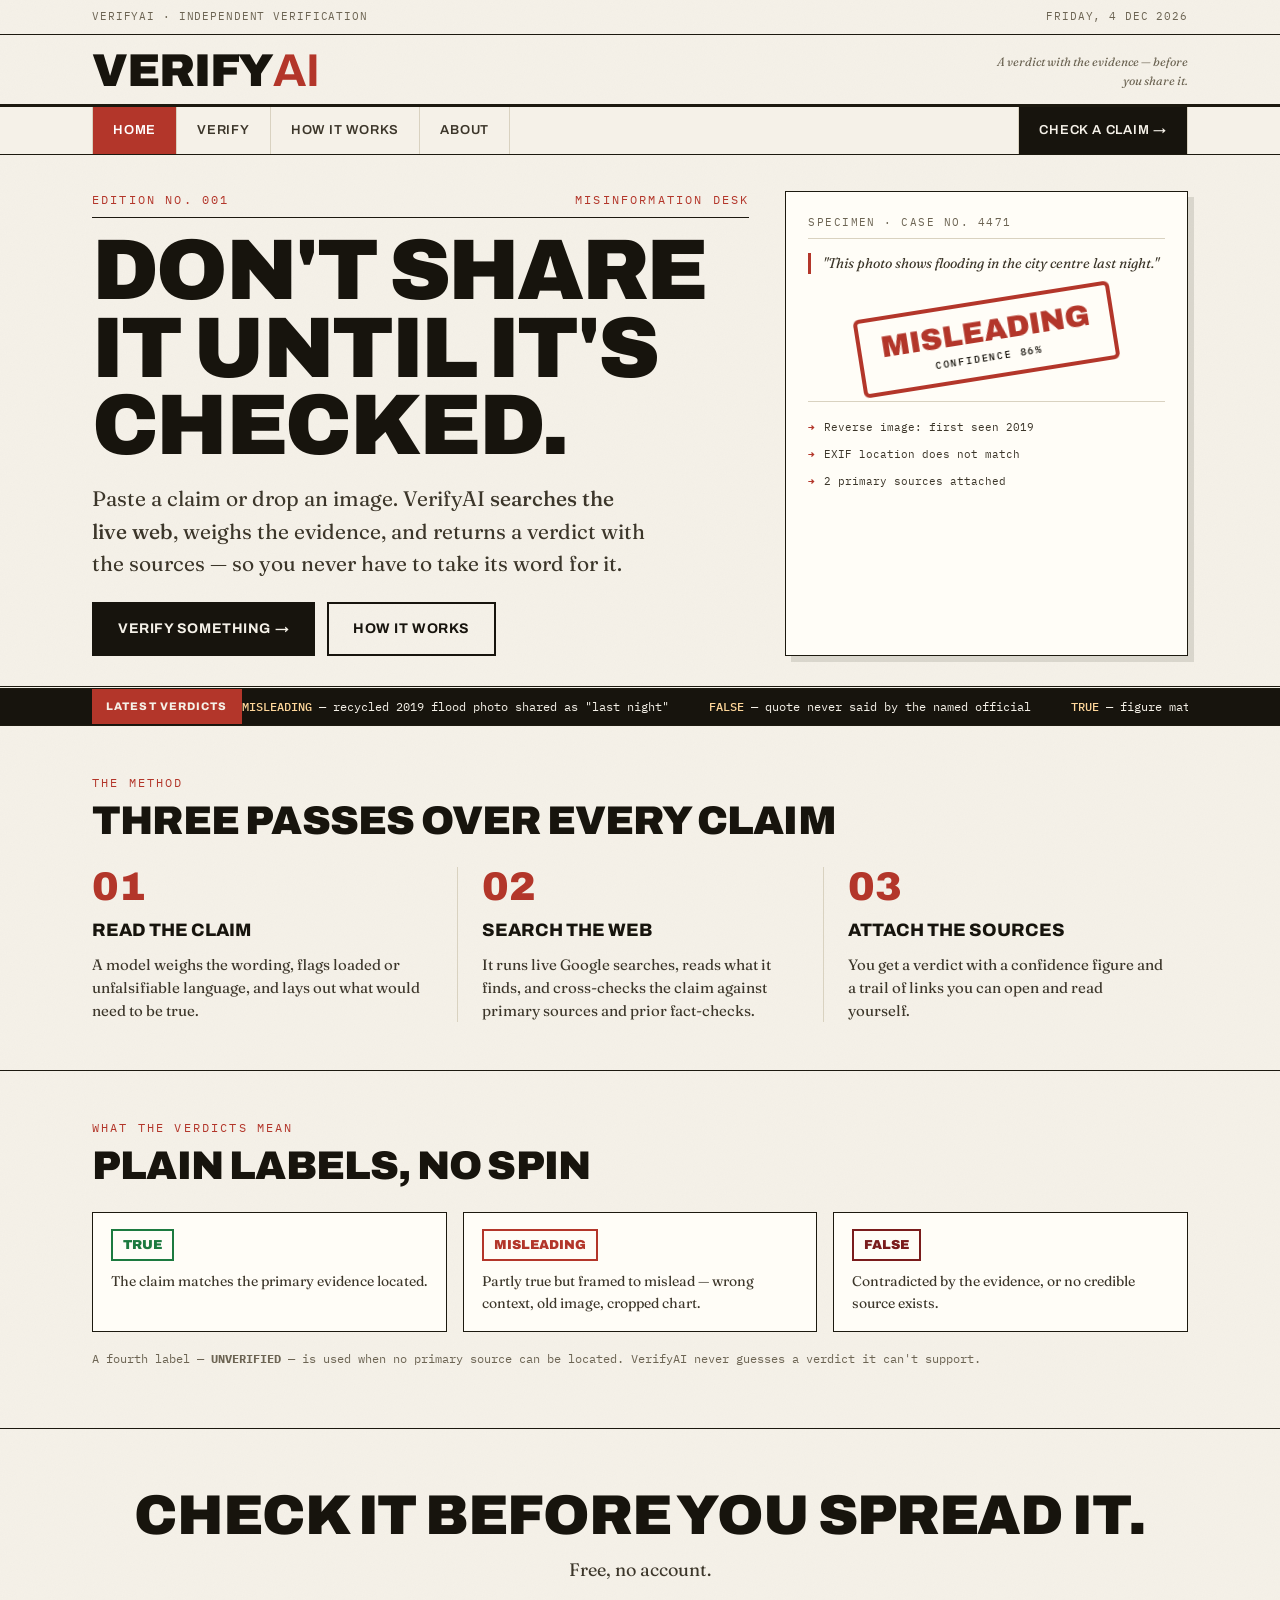
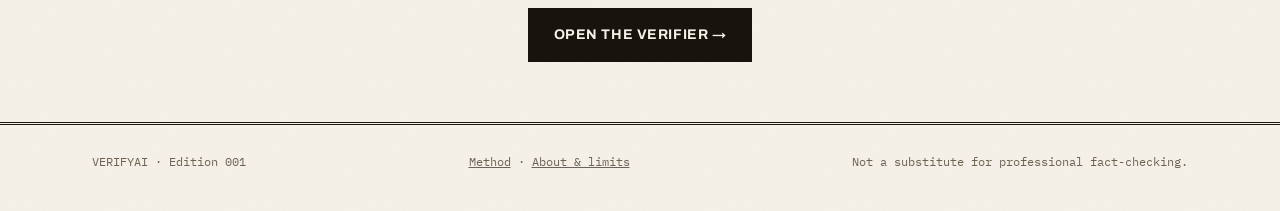
<file: index.html>
<!doctype html>
<html lang="en"><head>
<meta charset="utf-8"><meta name="viewport" content="width=device-width, initial-scale=1, viewport-fit=cover">
<title>VerifyAI — check it before you share it</title>
<meta name="description" content="A verdict with the evidence, powered by real web search. Check a claim or image before you share it.">
<link rel="preconnect" href="https://fonts.googleapis.com"><link rel="preconnect" href="https://fonts.gstatic.com" crossorigin>
<link rel="stylesheet" href="https://fonts.googleapis.com/css2?family=Archivo:wght@500;600;800;900&family=Fraunces:ital,opsz,wght@0,9..144,400;0,9..144,500;1,9..144,400&family=IBM+Plex+Mono:wght@400;500;600&display=swap">
<link rel="stylesheet" href="style.css">
</head><body>

<div class="topline"><div class="wrap in"><span>VERIFYAI · INDEPENDENT VERIFICATION</span><span id="dateline">—</span></div></div>
<header class="masthead"><div class="wrap in"><div class="brand">Verify<b>AI</b></div><div class="tagline">A verdict with the evidence — before you share it.</div></div></header>
<nav class="main"><div class="wrap in">
  <a href="index.html" class="active">Home</a><a href="verify.html">Verify</a><a href="how.html">How it works</a><a href="about.html">About</a>
  <span class="spacer"></span><a href="verify.html" class="go">Check a claim →</a>
</div></nav>

<section class="hero"><div class="wrap hero-grid">
  <div>
    <div class="kicker"><span>Edition No. 001</span><span>Misinformation Desk</span></div>
    <h1 class="head">Don't share it until it's checked.</h1>
    <p class="standfirst">Paste a claim or drop an image. VerifyAI <b>searches the live web</b>, weighs the evidence, and returns a verdict with the sources — so you never have to take its word for it.</p>
    <div class="cta-row"><a href="verify.html" class="btn btn-fill">Verify something →</a><a href="how.html" class="btn btn-line">How it works</a></div>
  </div>
  <div class="stamp-panel">
    <div class="label">Specimen · Case No. 4471</div>
    <div class="specimen">"This photo shows flooding in the city centre last night."</div>
    <div class="stamp">Misleading<small>Confidence 86%</small></div>
    <div class="trail"><div class="t"><b>→</b> Reverse image: first seen 2019</div><div class="t"><b>→</b> EXIF location does not match</div><div class="t"><b>→</b> 2 primary sources attached</div></div>
  </div>
</div></section>

<div class="ticker"><div class="wrap in"><span class="tag">Latest verdicts</span><div class="track"><div class="move">
  <span><b>MISLEADING</b> — recycled 2019 flood photo shared as "last night"</span><span><b>FALSE</b> — quote never said by the named official</span><span><b>TRUE</b> — figure matches the official release</span><span><b>UNVERIFIED</b> — no primary source located yet</span><span><b>MISLEADING</b> — chart axis truncated to exaggerate</span>
  <span><b>MISLEADING</b> — recycled 2019 flood photo shared as "last night"</span><span><b>FALSE</b> — quote never said by the named official</span><span><b>TRUE</b> — figure matches the official release</span><span><b>UNVERIFIED</b> — no primary source located yet</span><span><b>MISLEADING</b> — chart axis truncated to exaggerate</span>
</div></div></div></div>

<section class="section"><div class="wrap">
  <div class="sec-kicker">The method</div><h2 class="sec-h">Three passes over every claim</h2>
  <div class="cols3">
    <div class="col"><div class="no">01</div><h3>Read the claim</h3><p>A model weighs the wording, flags loaded or unfalsifiable language, and lays out what would need to be true.</p></div>
    <div class="col"><div class="no">02</div><h3>Search the web</h3><p>It runs live Google searches, reads what it finds, and cross-checks the claim against primary sources and prior fact-checks.</p></div>
    <div class="col"><div class="no">03</div><h3>Attach the sources</h3><p>You get a verdict with a confidence figure and a trail of links you can open and read yourself.</p></div>
  </div>
</div></section>

<section class="section"><div class="wrap">
  <div class="sec-kicker">What the verdicts mean</div><h2 class="sec-h">Plain labels, no spin</h2>
  <div class="legend">
    <div class="lg t"><span class="b">True</span><p>The claim matches the primary evidence located.</p></div>
    <div class="lg m"><span class="b">Misleading</span><p>Partly true but framed to mislead — wrong context, old image, cropped chart.</p></div>
    <div class="lg f"><span class="b">False</span><p>Contradicted by the evidence, or no credible source exists.</p></div>
  </div>
  <p class="mono" style="font-size:12px;color:var(--muted);margin-top:18px">A fourth label — <b>UNVERIFIED</b> — is used when no primary source can be located. VerifyAI never guesses a verdict it can't support.</p>
</div></section>

<section class="closer"><div class="wrap"><h2>Check it before you spread it.</h2><p>Free, no account.</p><a href="verify.html" class="btn btn-fill">Open the verifier →</a></div></section>

<footer><div class="wrap foot-in"><span>VERIFYAI · Edition 001</span><span><a href="how.html">Method</a> · <a href="about.html">About &amp; limits</a></span><span>Not a substitute for professional fact-checking.</span></div></footer>

<script>
(function(){var d=new Date(),days=["SUNDAY","MONDAY","TUESDAY","WEDNESDAY","THURSDAY","FRIDAY","SATURDAY"],mon=["JAN","FEB","MAR","APR","MAY","JUN","JUL","AUG","SEP","OCT","NOV","DEC"];var el=document.getElementById('dateline');if(el)el.textContent=days[d.getDay()]+", "+d.getDate()+" "+mon[d.getMonth()]+" "+d.getFullYear();})();
</script>
</body></html>
</file>
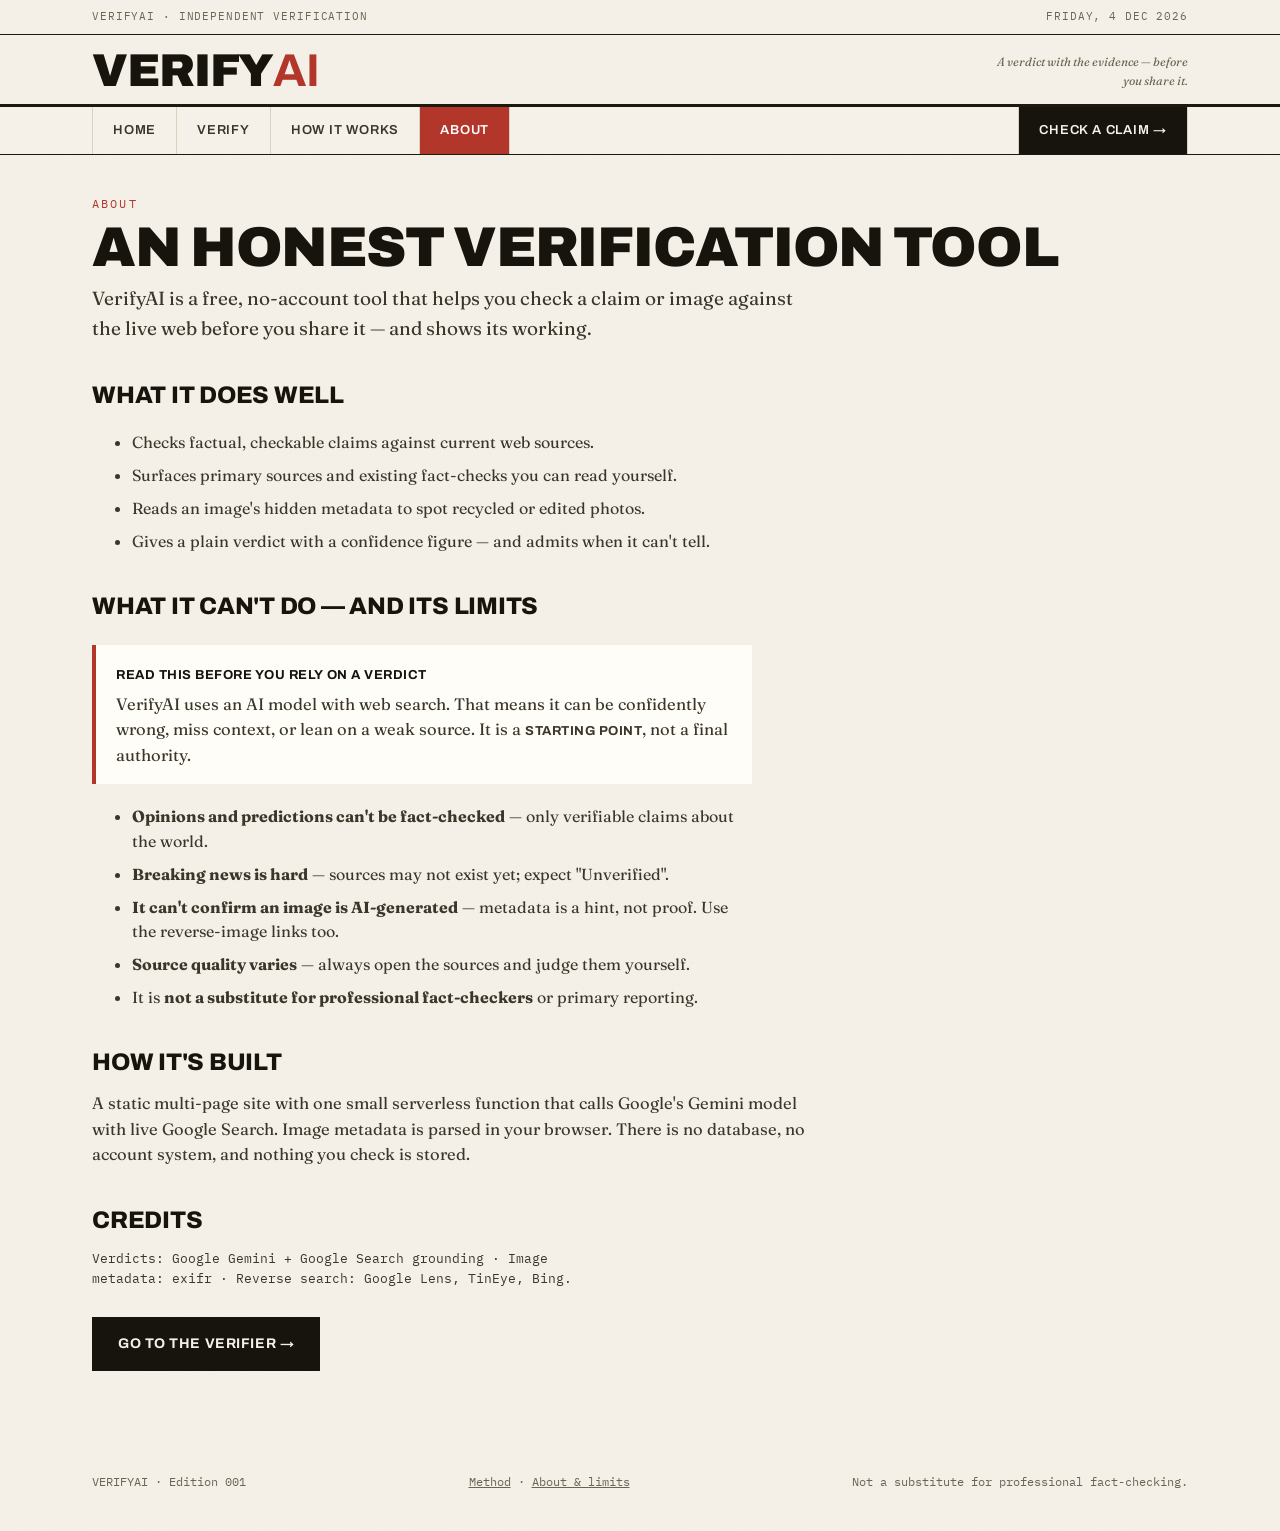
<file: about.html>
<!doctype html>
<html lang="en"><head>
<meta charset="utf-8"><meta name="viewport" content="width=device-width, initial-scale=1, viewport-fit=cover">
<title>About — VerifyAI</title>
<meta name="description" content="What VerifyAI is, what it can and can't do, and its limits.">
<link rel="preconnect" href="https://fonts.googleapis.com"><link rel="preconnect" href="https://fonts.gstatic.com" crossorigin>
<link rel="stylesheet" href="https://fonts.googleapis.com/css2?family=Archivo:wght@500;600;800;900&family=Fraunces:ital,opsz,wght@0,9..144,400;0,9..144,500;1,9..144,400&family=IBM+Plex+Mono:wght@400;500;600&display=swap">
<link rel="stylesheet" href="style.css">
</head><body>

<div class="topline"><div class="wrap in"><span>VERIFYAI · INDEPENDENT VERIFICATION</span><span id="dateline">—</span></div></div>
<header class="masthead"><div class="wrap in"><a href="index.html"><div class="brand">Verify<b>AI</b></div></a><div class="tagline">A verdict with the evidence — before you share it.</div></div></header>
<nav class="main"><div class="wrap in">
  <a href="index.html">Home</a><a href="verify.html">Verify</a><a href="how.html">How it works</a><a href="about.html" class="active">About</a>
  <span class="spacer"></span><a href="verify.html" class="go">Check a claim →</a>
</div></nav>

<section class="page"><div class="wrap">
  <div class="sec-kicker">About</div>
  <h1>An honest verification tool</h1>
  <p class="dek">VerifyAI is a free, no-account tool that helps you check a claim or image against the live web before you share it — and shows its working.</p>

  <h2>What it does well</h2>
  <ul>
    <li>Checks factual, checkable claims against current web sources.</li>
    <li>Surfaces primary sources and existing fact-checks you can read yourself.</li>
    <li>Reads an image's hidden metadata to spot recycled or edited photos.</li>
    <li>Gives a plain verdict with a confidence figure — and admits when it can't tell.</li>
  </ul>

  <h2>What it can't do — and its limits</h2>
  <div class="callout"><b>Read this before you rely on a verdict</b>
    <p style="margin:6px 0 0">VerifyAI uses an AI model with web search. That means it can be confidently wrong, miss context, or lean on a weak source. It is a <b>starting point</b>, not a final authority.</p>
  </div>
  <ul>
    <li><b>Opinions and predictions can't be fact-checked</b> — only verifiable claims about the world.</li>
    <li><b>Breaking news is hard</b> — sources may not exist yet; expect "Unverified".</li>
    <li><b>It can't confirm an image is AI-generated</b> — metadata is a hint, not proof. Use the reverse-image links too.</li>
    <li><b>Source quality varies</b> — always open the sources and judge them yourself.</li>
    <li>It is <b>not a substitute for professional fact-checkers</b> or primary reporting.</li>
  </ul>

  <h2>How it's built</h2>
  <p>A static multi-page site with one small serverless function that calls Google's Gemini model with live Google Search. Image metadata is parsed in your browser. There is no database, no account system, and nothing you check is stored.</p>

  <h2>Credits</h2>
  <p class="mono" style="font-size:13px">Verdicts: Google Gemini + Google Search grounding · Image metadata: exifr · Reverse search: Google Lens, TinEye, Bing.</p>

  <p style="margin-top:28px"><a href="verify.html" class="btn btn-fill">Go to the verifier →</a></p>
</div></section>

<footer><div class="wrap foot-in"><span>VERIFYAI · Edition 001</span><span><a href="how.html">Method</a> · <a href="about.html">About &amp; limits</a></span><span>Not a substitute for professional fact-checking.</span></div></footer>
<script>(function(){var d=new Date(),days=["SUNDAY","MONDAY","TUESDAY","WEDNESDAY","THURSDAY","FRIDAY","SATURDAY"],mon=["JAN","FEB","MAR","APR","MAY","JUN","JUL","AUG","SEP","OCT","NOV","DEC"];var el=document.getElementById('dateline');if(el)el.textContent=days[d.getDay()]+", "+d.getDate()+" "+mon[d.getMonth()]+" "+d.getFullYear();})();</script>
</body></html>
</file>
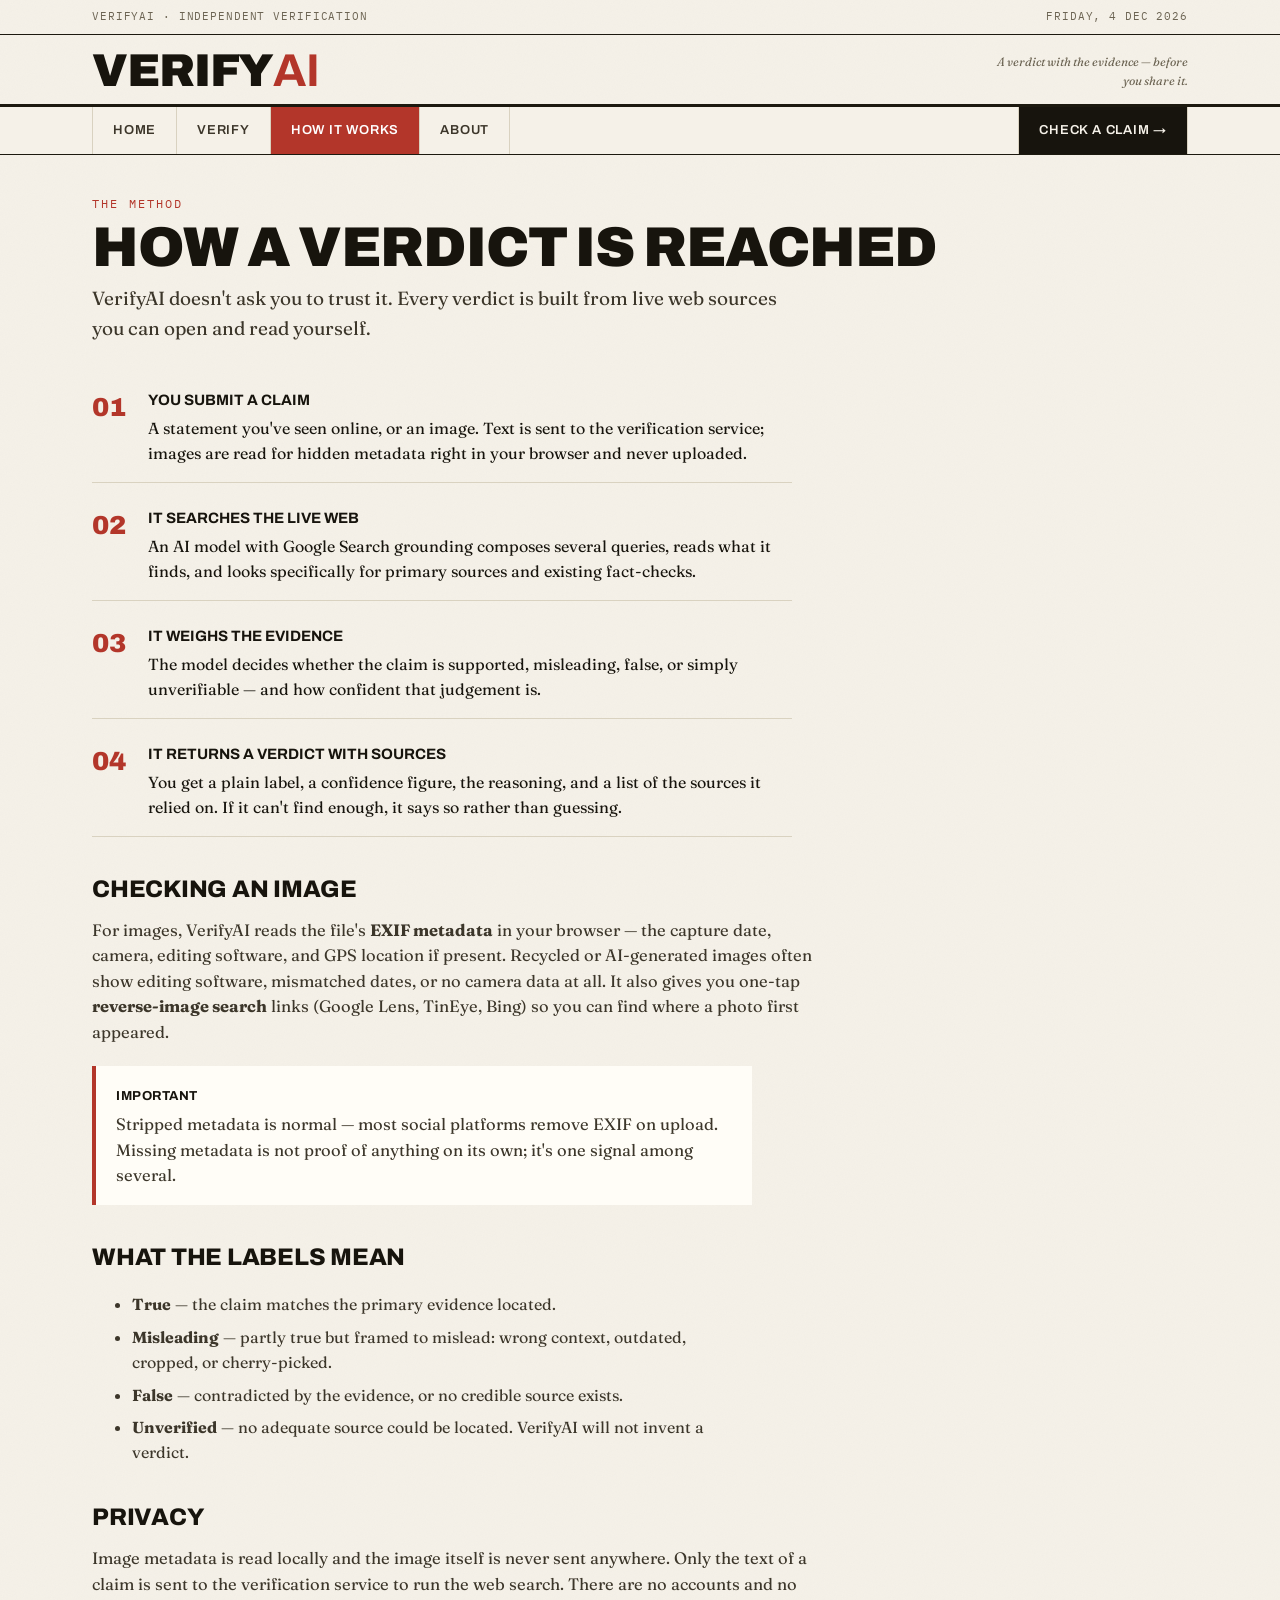
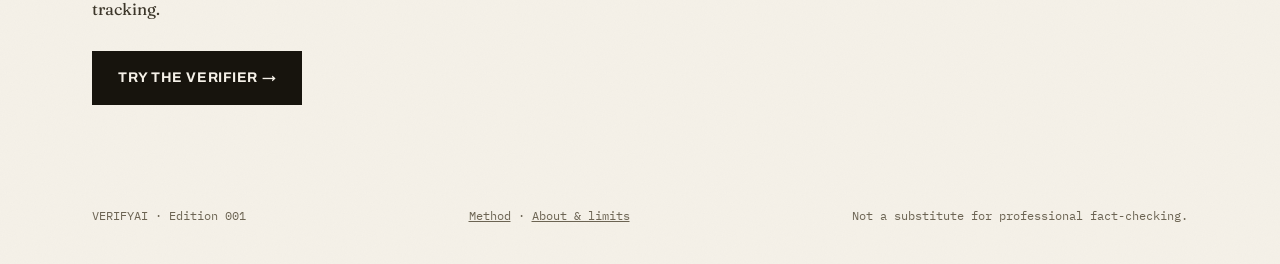
<file: how.html>
<!doctype html>
<html lang="en"><head>
<meta charset="utf-8"><meta name="viewport" content="width=device-width, initial-scale=1, viewport-fit=cover">
<title>How it works — VerifyAI</title>
<meta name="description" content="How VerifyAI checks a claim: live web search, source weighing, and a plain verdict.">
<link rel="preconnect" href="https://fonts.googleapis.com"><link rel="preconnect" href="https://fonts.gstatic.com" crossorigin>
<link rel="stylesheet" href="https://fonts.googleapis.com/css2?family=Archivo:wght@500;600;800;900&family=Fraunces:ital,opsz,wght@0,9..144,400;0,9..144,500;1,9..144,400&family=IBM+Plex+Mono:wght@400;500;600&display=swap">
<link rel="stylesheet" href="style.css">
</head><body>

<div class="topline"><div class="wrap in"><span>VERIFYAI · INDEPENDENT VERIFICATION</span><span id="dateline">—</span></div></div>
<header class="masthead"><div class="wrap in"><a href="index.html"><div class="brand">Verify<b>AI</b></div></a><div class="tagline">A verdict with the evidence — before you share it.</div></div></header>
<nav class="main"><div class="wrap in">
  <a href="index.html">Home</a><a href="verify.html">Verify</a><a href="how.html" class="active">How it works</a><a href="about.html">About</a>
  <span class="spacer"></span><a href="verify.html" class="go">Check a claim →</a>
</div></nav>

<section class="page"><div class="wrap">
  <div class="sec-kicker">The method</div>
  <h1>How a verdict is reached</h1>
  <p class="dek">VerifyAI doesn't ask you to trust it. Every verdict is built from live web sources you can open and read yourself.</p>

  <ol class="steps">
    <li><b>You submit a claim</b>A statement you've seen online, or an image. Text is sent to the verification service; images are read for hidden metadata right in your browser and never uploaded.</li>
    <li><b>It searches the live web</b>An AI model with Google Search grounding composes several queries, reads what it finds, and looks specifically for primary sources and existing fact-checks.</li>
    <li><b>It weighs the evidence</b>The model decides whether the claim is supported, misleading, false, or simply unverifiable — and how confident that judgement is.</li>
    <li><b>It returns a verdict with sources</b>You get a plain label, a confidence figure, the reasoning, and a list of the sources it relied on. If it can't find enough, it says so rather than guessing.</li>
  </ol>

  <h2>Checking an image</h2>
  <p>For images, VerifyAI reads the file's <b>EXIF metadata</b> in your browser — the capture date, camera, editing software, and GPS location if present. Recycled or AI-generated images often show editing software, mismatched dates, or no camera data at all. It also gives you one-tap <b>reverse-image search</b> links (Google Lens, TinEye, Bing) so you can find where a photo first appeared.</p>

  <div class="callout"><b>Important</b><p style="margin:6px 0 0">Stripped metadata is normal — most social platforms remove EXIF on upload. Missing metadata is not proof of anything on its own; it's one signal among several.</p></div>

  <h2>What the labels mean</h2>
  <ul>
    <li><b>True</b> — the claim matches the primary evidence located.</li>
    <li><b>Misleading</b> — partly true but framed to mislead: wrong context, outdated, cropped, or cherry-picked.</li>
    <li><b>False</b> — contradicted by the evidence, or no credible source exists.</li>
    <li><b>Unverified</b> — no adequate source could be located. VerifyAI will not invent a verdict.</li>
  </ul>

  <h2>Privacy</h2>
  <p>Image metadata is read locally and the image itself is never sent anywhere. Only the text of a claim is sent to the verification service to run the web search. There are no accounts and no tracking.</p>

  <p style="margin-top:28px"><a href="verify.html" class="btn btn-fill">Try the verifier →</a></p>
</div></section>

<footer><div class="wrap foot-in"><span>VERIFYAI · Edition 001</span><span><a href="how.html">Method</a> · <a href="about.html">About &amp; limits</a></span><span>Not a substitute for professional fact-checking.</span></div></footer>
<script>(function(){var d=new Date(),days=["SUNDAY","MONDAY","TUESDAY","WEDNESDAY","THURSDAY","FRIDAY","SATURDAY"],mon=["JAN","FEB","MAR","APR","MAY","JUN","JUL","AUG","SEP","OCT","NOV","DEC"];var el=document.getElementById('dateline');if(el)el.textContent=days[d.getDay()]+", "+d.getDate()+" "+mon[d.getMonth()]+" "+d.getFullYear();})();</script>
</body></html>
</file>
<file: style.css>
/* VerifyAI — Editorial Newsroom, shared across all pages */
:root{
  --paper:#f5f1e8; --paper-2:#efeadd; --ink:#17140d; --ink-2:#3c362a; --muted:#6c6453;
  --rule:#1c190f; --hair:#d9d2c0; --red:#b3362a; --red-d:#8f2a20; --card:#fffdf7;
  --green:#1c7a3f; --amber:#b3362a;
  color-scheme:light;
}
*{box-sizing:border-box}
html{scroll-behavior:smooth}
body{margin:0;background:var(--paper);color:var(--ink);
  font-family:Fraunces,Georgia,serif;line-height:1.55;-webkit-font-smoothing:antialiased;
  background-image:url("data:image/svg+xml;utf8,<svg xmlns='http://www.w3.org/2000/svg' width='120' height='120'><filter id='n'><feTurbulence type='fractalNoise' baseFrequency='0.9' numOctaves='2'/><feColorMatrix type='saturate' values='0'/></filter><rect width='100%25' height='100%25' filter='url(%23n)' opacity='0.035'/></svg>");}
a{color:inherit;text-decoration:none}
.sans{font-family:Archivo,system-ui,sans-serif}
.mono{font-family:"IBM Plex Mono",monospace}
.wrap{max-width:1140px;margin:0 auto;padding-inline:22px}
button{font-family:inherit}

/* masthead + nav */
.topline{border-bottom:1px solid var(--rule);font-family:"IBM Plex Mono",monospace;font-size:11px;letter-spacing:.08em;color:var(--muted)}
.topline .in{display:flex;justify-content:space-between;align-items:center;height:34px}
.masthead{border-bottom:3px solid var(--rule);padding-block:16px 12px}
.masthead .in{display:flex;align-items:center;justify-content:space-between;gap:20px}
.brand{font-family:Archivo,sans-serif;font-weight:900;font-size:clamp(28px,5vw,46px);letter-spacing:-.02em;line-height:.9;text-transform:uppercase}
.brand b{color:var(--red)}
.masthead .tagline{font-size:12px;color:var(--muted);font-style:italic;max-width:24ch;text-align:right}
nav.main{border-bottom:1px solid var(--rule);position:sticky;top:0;z-index:40;background:var(--paper)}
nav.main .in{display:flex;align-items:stretch;overflow-x:auto}
nav.main a{font-family:Archivo,sans-serif;font-weight:600;font-size:13px;letter-spacing:.06em;text-transform:uppercase;padding:13px 20px;border-right:1px solid var(--hair);color:var(--ink-2);white-space:nowrap;transition:.15s}
nav.main a:first-child{border-left:1px solid var(--hair)}
nav.main a:hover{background:var(--ink);color:var(--paper)}
nav.main a.active{background:var(--red);color:#fff}
nav.main .spacer{flex:1;border-right:1px solid var(--hair)}
nav.main .go{background:var(--ink);color:var(--paper)!important}
nav.main .go:hover{background:var(--red)}

.btn{font-family:Archivo,sans-serif;font-weight:700;font-size:14px;letter-spacing:.04em;text-transform:uppercase;padding:14px 24px;cursor:pointer;border:2px solid var(--ink);transition:.15s;display:inline-flex;align-items:center;gap:9px;background:transparent;color:var(--ink)}
.btn-fill{background:var(--ink);color:var(--paper)}
.btn-fill:hover{background:var(--red);border-color:var(--red)}
.btn-line:hover{background:var(--ink);color:var(--paper)}
.btn:disabled{opacity:.5;cursor:not-allowed}

.section{padding-block:48px;border-bottom:1px solid var(--rule)}
.sec-kicker{font-family:"IBM Plex Mono",monospace;font-size:12px;letter-spacing:.18em;text-transform:uppercase;color:var(--red);margin-bottom:8px}
.sec-h{font-family:Archivo,sans-serif;font-weight:900;font-size:clamp(26px,4vw,40px);text-transform:uppercase;letter-spacing:-.02em;margin:0 0 26px;line-height:1}

footer{padding-block:28px 40px}
.foot-in{display:flex;justify-content:space-between;gap:16px;flex-wrap:wrap;font-family:"IBM Plex Mono",monospace;font-size:11.5px;color:var(--muted)}
.foot-in a{text-decoration:underline}

/* ===== home hero ===== */
.hero{padding-block:36px 30px;border-bottom:3px double var(--rule)}
.hero-grid{display:grid;grid-template-columns:1.55fr .95fr;gap:36px}
@media(max-width:860px){.hero-grid{grid-template-columns:1fr;gap:24px}}
.kicker{font-family:"IBM Plex Mono",monospace;font-size:12px;letter-spacing:.18em;text-transform:uppercase;color:var(--red);border-bottom:1px solid var(--rule);padding-bottom:8px;margin-bottom:14px;display:flex;justify-content:space-between}
h1.head{font-family:Archivo,sans-serif;font-weight:900;font-size:clamp(40px,7.4vw,86px);line-height:.9;letter-spacing:-.03em;margin:0 0 18px;text-transform:uppercase;text-wrap:balance}
.standfirst{font-size:clamp(17px,2.2vw,21px);color:var(--ink-2);max-width:40ch;margin:0 0 22px}
.standfirst b{font-weight:500}
.cta-row{display:flex;gap:12px;flex-wrap:wrap;margin-top:8px}
.stamp-panel{border:1px solid var(--rule);background:var(--card);padding:22px;display:flex;flex-direction:column;position:relative;box-shadow:6px 6px 0 rgba(28,25,15,.12)}
.stamp-panel .label{font-family:"IBM Plex Mono",monospace;font-size:10.5px;letter-spacing:.14em;text-transform:uppercase;color:var(--muted);border-bottom:1px solid var(--hair);padding-bottom:8px;margin-bottom:14px}
.specimen{font-size:14px;font-style:italic;color:var(--ink-2);border-left:3px solid var(--red);padding-left:12px;margin-bottom:18px;line-height:1.5}
.stamp{align-self:center;border:4px solid var(--red);color:var(--red);font-family:Archivo,sans-serif;font-weight:900;font-size:30px;text-transform:uppercase;padding:12px 20px;line-height:1;transform:rotate(-9deg);text-align:center;border-radius:6px;margin:8px 0;animation:slam .7s cubic-bezier(.2,1.5,.4,1) both .3s}
.stamp.sm{font-size:22px;padding:10px 16px}
.stamp small{display:block;font-family:"IBM Plex Mono",monospace;font-size:10px;letter-spacing:.18em;margin-top:7px;color:var(--ink);font-weight:500}
.stamp.green{border-color:var(--green);color:var(--green)}
.stamp.green small{color:var(--ink)}
.stamp.false{border-color:#7a1c1c;color:#7a1c1c}
@keyframes slam{0%{transform:rotate(-9deg) scale(2.6);opacity:0}55%{opacity:1}100%{transform:rotate(-9deg) scale(1);opacity:1}}
.trail{margin-top:14px;border-top:1px solid var(--hair);padding-top:12px}
.trail .t{font-family:"IBM Plex Mono",monospace;font-size:11px;color:var(--ink-2);padding:5px 0;display:flex;gap:9px}
.trail .t b{color:var(--red)}

.ticker{border-bottom:1px solid var(--rule);background:var(--ink);color:var(--paper);overflow:hidden}
.ticker .in{display:flex;align-items:center}
.ticker .tag{background:var(--red);font-family:Archivo,sans-serif;font-weight:800;font-size:11px;letter-spacing:.1em;text-transform:uppercase;padding:9px 14px;white-space:nowrap;flex:0 0 auto}
.ticker .track{overflow:hidden;flex:1}
.ticker .move{display:inline-flex;gap:40px;white-space:nowrap;font-family:"IBM Plex Mono",monospace;font-size:12px;padding:9px 0;animation:marq 32s linear infinite;width:max-content}
.ticker .move span b{color:#ffd79a;font-weight:500}
@keyframes marq{to{transform:translateX(-50%)}}

.cols3{display:grid;grid-template-columns:repeat(3,1fr)}
@media(max-width:760px){.cols3{grid-template-columns:1fr}}
.col{padding:0 24px;border-left:1px solid var(--hair)}
.col:first-child{padding-left:0;border-left:none}
.col .no{font-family:Archivo,sans-serif;font-weight:900;font-size:40px;color:var(--red);line-height:1}
.col h3{font-family:Archivo,sans-serif;font-weight:800;font-size:18px;text-transform:uppercase;margin:10px 0 8px}
.col p{font-size:15px;color:var(--ink-2);margin:0}
.lede{font-size:19px;color:var(--ink-2);max-width:62ch;line-height:1.6}
.lede::first-letter{font-family:Archivo,sans-serif;font-weight:900;float:left;font-size:72px;line-height:.72;padding:6px 12px 0 0;color:var(--red)}
.legend{display:grid;grid-template-columns:repeat(3,1fr);gap:16px}
@media(max-width:640px){.legend{grid-template-columns:1fr}}
.lg{border:1px solid var(--rule);background:var(--card);padding:16px 18px}
.lg .b{display:inline-block;font-family:Archivo,sans-serif;font-weight:900;font-size:13px;text-transform:uppercase;padding:4px 10px;border:2px solid;margin-bottom:10px}
.lg.t .b{color:var(--green);border-color:var(--green)}.lg.m .b{color:var(--red);border-color:var(--red)}.lg.f .b{color:#7a1c1c;border-color:#7a1c1c}
.lg p{font-size:14px;color:var(--ink-2);margin:0}
.closer{padding-block:60px;text-align:center;border-bottom:3px double var(--rule)}
.closer h2{font-family:Archivo,sans-serif;font-weight:900;font-size:clamp(30px,5.4vw,56px);text-transform:uppercase;letter-spacing:-.02em;margin:0 0 14px;line-height:.95}
.closer p{font-size:18px;color:var(--ink-2);margin:0 0 24px}

/* ===== verify page ===== */
.vhead{padding-block:30px 24px;border-bottom:3px double var(--rule)}
.vhead h1{font-family:Archivo,sans-serif;font-weight:900;font-size:clamp(30px,5vw,52px);text-transform:uppercase;letter-spacing:-.02em;margin:10px 0 8px;line-height:.95}
.vhead p{font-size:16px;color:var(--ink-2);margin:0;max-width:60ch}
.vgrid{display:grid;grid-template-columns:1fr 1fr;gap:0;border-bottom:1px solid var(--rule)}
@media(max-width:820px){.vgrid{grid-template-columns:1fr}}
.vcol{padding:26px 26px 32px}
.vcol:first-child{border-right:1px solid var(--rule)}
@media(max-width:820px){.vcol:first-child{border-right:none;border-bottom:1px solid var(--rule)}}
.vlabel{font-family:"IBM Plex Mono",monospace;font-size:11px;letter-spacing:.14em;text-transform:uppercase;color:var(--muted);margin-bottom:10px}
textarea,.vinput{width:100%;border:2px solid var(--rule);background:var(--card);padding:14px;font-family:Fraunces,serif;font-size:16px;color:var(--ink);resize:vertical}
textarea:focus,.vinput:focus{outline:none;border-color:var(--red)}
.vhint{font-size:12.5px;color:var(--muted);margin-top:8px;font-style:italic}
.samplebtns{display:flex;gap:8px;flex-wrap:wrap;margin-top:12px}
.samplebtns button{font-family:"IBM Plex Mono",monospace;font-size:11px;border:1px solid var(--hair);background:var(--paper-2);padding:6px 11px;cursor:pointer;color:var(--ink-2)}
.samplebtns button:hover{border-color:var(--red);color:var(--red)}
.dropz{border:2px dashed var(--rule);background:var(--card);padding:22px;text-align:center;cursor:pointer}
.dropz:hover,.dropz.drag{border-color:var(--red);background:#fdf6ee}
.dropz h4{font-family:Archivo,sans-serif;font-weight:800;text-transform:uppercase;font-size:15px;margin:6px 0 4px}
.dropz p{margin:0;font-size:12.5px;color:var(--muted)}
.exif{margin-top:14px;font-family:"IBM Plex Mono",monospace;font-size:12px}
.exif .r{display:flex;justify-content:space-between;padding:6px 0;border-bottom:1px solid var(--hair)}
.exif .r .k{color:var(--muted)}
.rev{display:flex;gap:8px;flex-wrap:wrap;margin-top:12px}
.rev a{font-family:Archivo,sans-serif;font-weight:700;font-size:12px;text-transform:uppercase;border:2px solid var(--ink);padding:9px 14px}
.rev a:hover{background:var(--ink);color:var(--paper)}

/* result */
.result{padding-block:36px 50px}
.rwrap{display:grid;grid-template-columns:300px 1fr;gap:30px}
@media(max-width:820px){.rwrap{grid-template-columns:1fr}}
.verdictcard{border:1px solid var(--rule);background:var(--card);padding:22px;text-align:center;align-self:start;box-shadow:6px 6px 0 rgba(28,25,15,.12)}
.conf{font-family:"IBM Plex Mono",monospace;font-size:13px;color:var(--muted);margin-top:4px}
.rbody h2{font-family:Archivo,sans-serif;font-weight:900;font-size:22px;text-transform:uppercase;margin:0 0 10px;letter-spacing:-.01em}
.rbody .summary{font-size:17px;color:var(--ink-2);line-height:1.6;margin:0 0 20px;border-left:3px solid var(--red);padding-left:14px}
.reasons{list-style:none;padding:0;margin:0 0 22px}
.reasons li{font-size:15px;color:var(--ink-2);padding:9px 0;border-bottom:1px solid var(--hair);display:flex;gap:10px}
.reasons li b{color:var(--red);font-family:'IBM Plex Mono',monospace;flex:0 0 auto}
.sources{border-top:2px solid var(--rule);padding-top:16px}
.sources h3{font-family:Archivo,sans-serif;font-weight:800;font-size:14px;text-transform:uppercase;margin:0 0 12px}
.srcitem{display:block;border:1px solid var(--hair);background:var(--card);padding:11px 14px;margin-bottom:8px;transition:.15s}
.srcitem:hover{border-color:var(--red);background:#fdf6ee}
.srcitem .t{font-weight:500;font-size:15px}
.srcitem .u{font-family:"IBM Plex Mono",monospace;font-size:11px;color:var(--muted);word-break:break-all}
.loading{padding:40px 0;text-align:center}
.loading .spin{font-family:"IBM Plex Mono",monospace;color:var(--red);font-size:13px}
.trace2{max-width:460px;margin:16px auto 0;text-align:left;font-family:"IBM Plex Mono",monospace;font-size:12px;color:var(--ink-2)}
.trace2 .ln{padding:4px 0;opacity:.4}
.trace2 .ln.on{opacity:1;color:var(--ink)}
.notice{background:#fdf1e6;border:1px solid #e3c39a;color:#7a4a12;padding:12px 16px;font-size:13.5px;margin-top:14px;font-family:"IBM Plex Mono",monospace;line-height:1.5}
.disc{font-size:12px;color:var(--muted);line-height:1.5;border-top:1px solid var(--hair);padding-top:14px;margin-top:24px}

/* content pages */
.page{padding-block:40px 60px}
.page h1{font-family:Archivo,sans-serif;font-weight:900;font-size:clamp(32px,5.4vw,56px);text-transform:uppercase;letter-spacing:-.02em;line-height:.95;margin:0 0 10px}
.page .dek{font-size:19px;color:var(--ink-2);max-width:60ch;margin:0 0 30px}
.page h2{font-family:Archivo,sans-serif;font-weight:800;font-size:24px;text-transform:uppercase;margin:34px 0 10px;letter-spacing:-.01em}
.page p{font-size:16.5px;color:var(--ink-2);max-width:66ch;margin:0 0 14px}
.page ul{max-width:66ch;color:var(--ink-2);font-size:16px}
.page li{margin-bottom:8px}
.page a.inline{color:var(--red);text-decoration:underline}
.steps{counter-reset:s;list-style:none;padding:0;max-width:70ch}
.steps li{counter-increment:s;position:relative;padding:16px 0 16px 56px;border-bottom:1px solid var(--hair)}
.steps li::before{content:counter(s,decimal-leading-zero);position:absolute;left:0;top:14px;font-family:Archivo,sans-serif;font-weight:900;font-size:26px;color:var(--red)}
.steps li b{font-family:Archivo,sans-serif;text-transform:uppercase;font-size:15px;display:block;margin-bottom:4px}
.callout{border-left:4px solid var(--red);background:var(--card);padding:16px 20px;margin:20px 0;max-width:66ch}
.callout b{font-family:Archivo,sans-serif;text-transform:uppercase;font-size:13px;letter-spacing:.04em}

@media (prefers-reduced-motion:reduce){*{animation:none!important}html{scroll-behavior:auto}}
</file>
